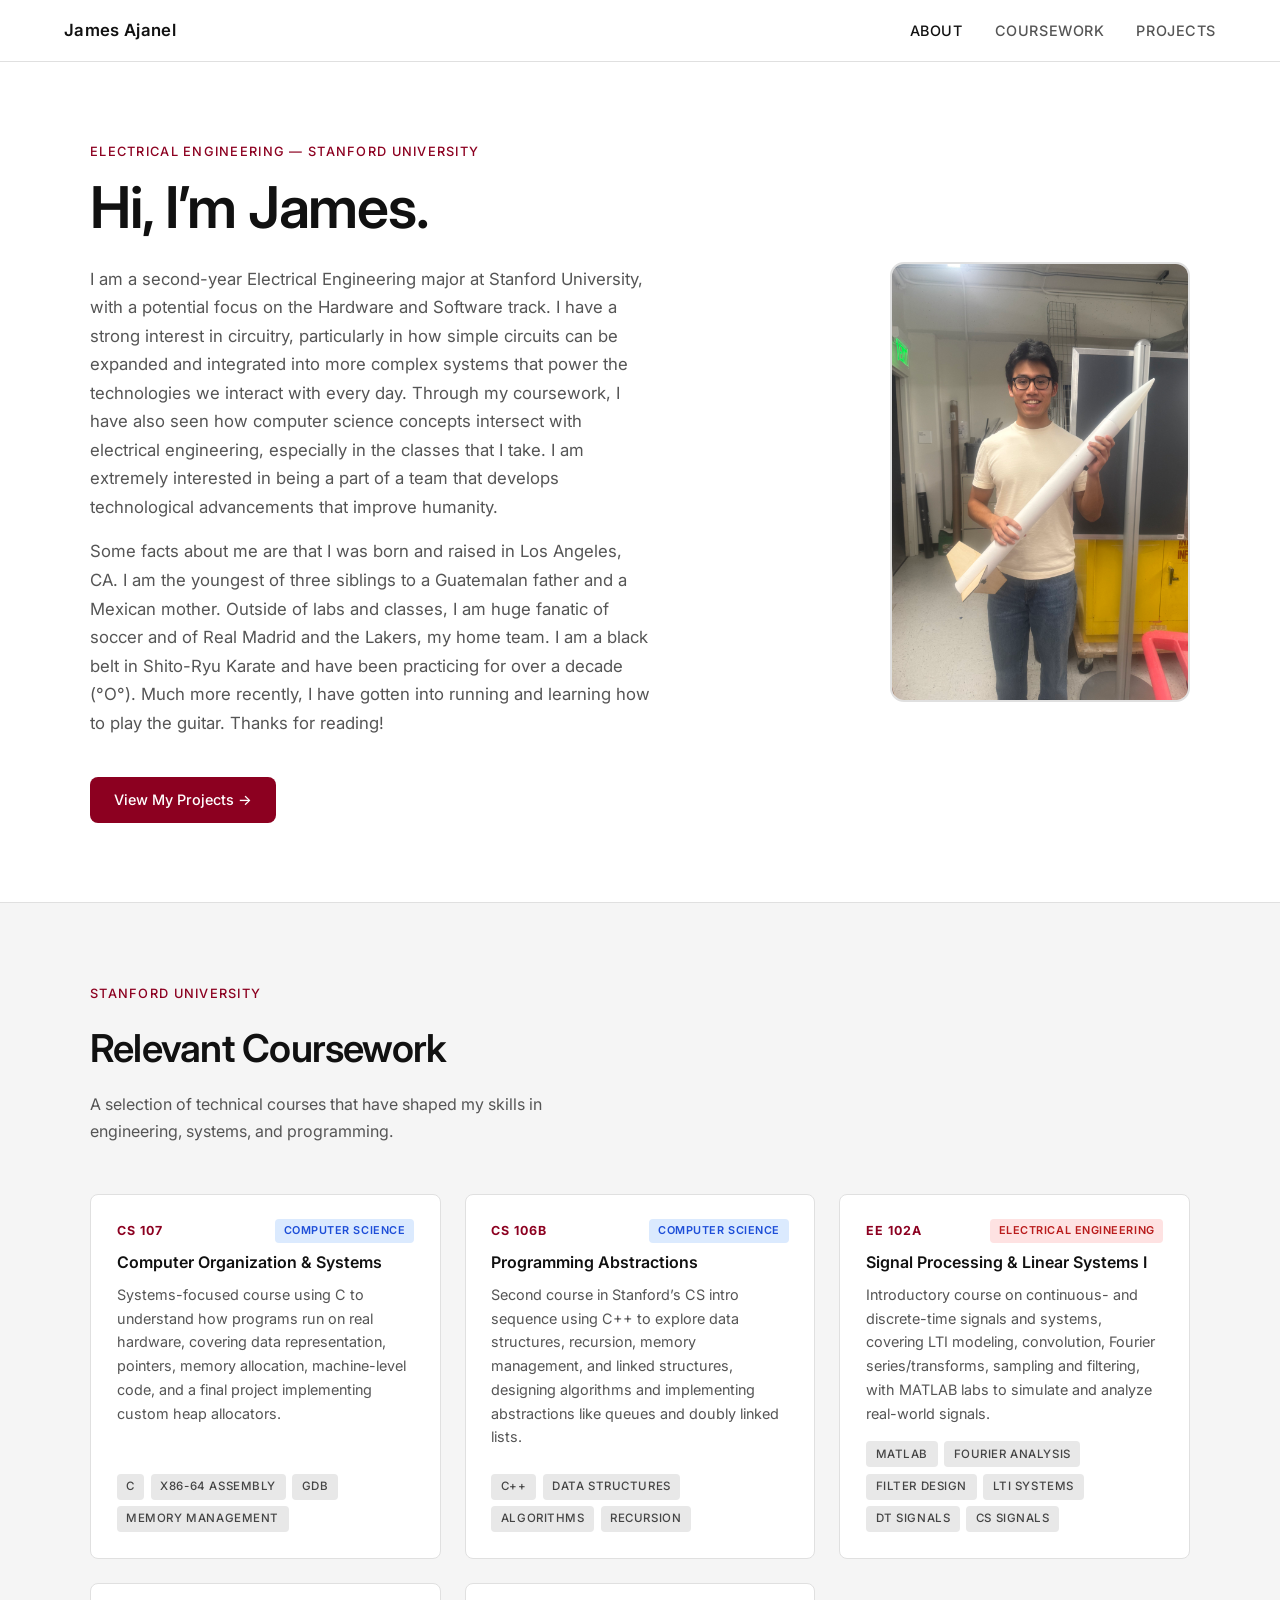
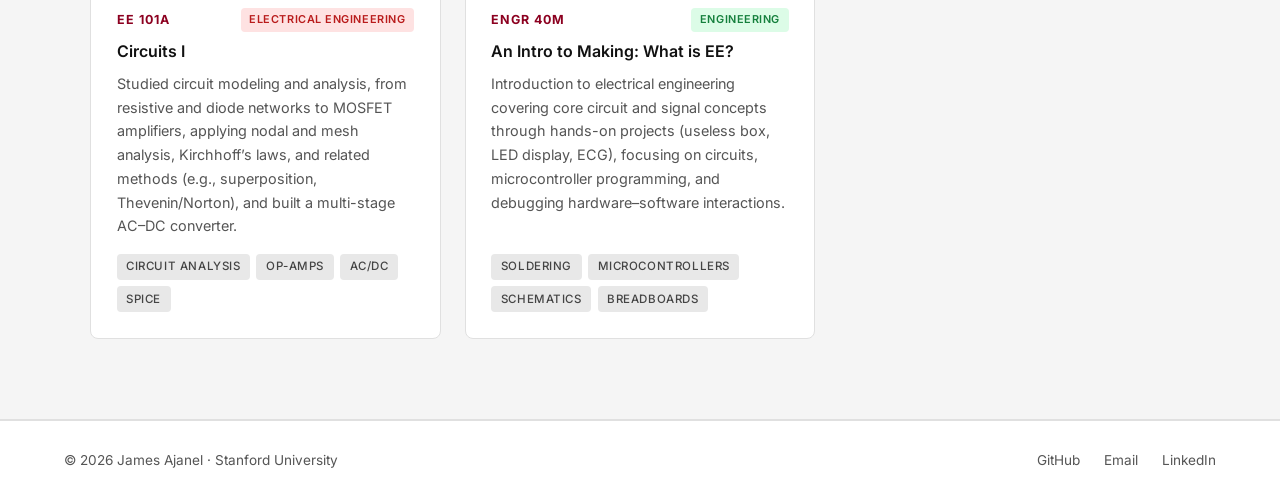
<file: index.html>
<!DOCTYPE html>
<html lang="en">
<head>
  <meta charset="UTF-8" />
  <meta name="viewport" content="width=device-width, initial-scale=1.0" />
  <title>James Ajanel | EE @ Stanford</title>
  <link rel="stylesheet" href="style.css" />
  <link rel="preconnect" href="https://fonts.googleapis.com" />
  <link href="https://fonts.googleapis.com/css2?family=Inter:wght@300;400;500;600&display=swap" rel="stylesheet" />
</head>
<body>

  <!-- ===== NAV ===== -->
  <nav class="nav">
    <a href="index.html" class="nav-logo">James Ajanel</a>
    <ul class="nav-links">
      <li><a href="index.html" class="active">About</a></li>
      <li><a href="#coursework">Coursework</a></li>
      <li><a href="projects.html">Projects</a></li>
    </ul>
  </nav>

  <!-- ===== HERO ===== -->
  <main class="hero container">

    <div class="hero-text">
      <p class="eyebrow">Electrical Engineering &mdash; Stanford University</p>
      <h1>Hi, I&rsquo;m James.</h1>
      <p class="bio">
        I am a second-year Electrical Engineering major at Stanford University, with a
        potential focus on the Hardware and Software track. I have a strong interest in 
        circuitry, particularly in how simple circuits can be expanded and integrated into 
        more complex systems that power the technologies we interact with every day. Through 
        my coursework, I have also seen how computer science concepts intersect with electrical
        engineering, especially in the classes that I take. I am extremely interested in being a
        part of a team that develops technological advancements that improve humanity. 
      </p>
      <p class="bio">
        Some facts about me are that I was born and raised in Los Angeles, CA. I am the
        youngest of three siblings to a Guatemalan father and a Mexican mother. Outside
        of labs and classes, I am huge fanatic of soccer and of Real Madrid and the Lakers,
        my home team. I am a black belt in Shito-Ryu Karate and have been practicing for over
        a decade (°O°). Much more recently, I have gotten into running and learning how to play
        the guitar. Thanks for reading!
      </p>
      <a href="projects.html" class="btn">View My Projects &rarr;</a>
    </div>

    <div class="hero-photo">
      <img src="assets/james.jpg" alt="James Ajanel" />
    </div>

  </main>

  <!-- ===== COURSEWORK ===== -->
  <section id="coursework" class="coursework-section">
    <div class="container coursework-inner">

      <div class="section-header">
        <p class="eyebrow">Stanford University</p>
        <h2>Relevant Coursework</h2>
        <p class="section-sub">A selection of technical courses that have shaped my skills in engineering, systems, and programming.</p>
      </div>

      <div class="course-grid">

        <!-- ─── CS 107 ─── -->
        <div class="course-card">
          <div class="course-top">
            <span class="course-code">CS 107</span>
            <span class="course-dept cs">Computer Science</span>
          </div>
          <h3 class="course-name">Computer Organization &amp; Systems</h3>
          <p class="course-desc">
            <!-- EDIT THIS DESCRIPTION -->
            Systems-focused course using C to understand how programs run on real hardware,
            covering data representation, pointers, memory allocation, machine-level code, and
            a final project implementing custom heap allocators.
          </p>
          <div class="course-skills">
            <span class="tag">C</span>
            <span class="tag">x86-64 Assembly</span>
            <span class="tag">GDB</span>
            <span class="tag">Memory Management</span>
          </div>
        </div>

        <!-- ─── CS 106B ─── -->
        <div class="course-card">
          <div class="course-top">
            <span class="course-code">CS 106B</span>
            <span class="course-dept cs">Computer Science</span>
          </div>
          <h3 class="course-name">Programming Abstractions</h3>
          <p class="course-desc">
            <!-- EDIT THIS DESCRIPTION -->
            Second course in Stanford’s CS intro sequence using C++ to explore data
            structures, recursion, memory management, and linked structures, designing
            algorithms and implementing abstractions like queues and doubly linked lists.

          </p>
          <div class="course-skills">
            <span class="tag">C++</span>
            <span class="tag">Data Structures</span>
            <span class="tag">Algorithms</span>
            <span class="tag">Recursion</span>
          </div>
        </div>

        <!-- ─── EE 102A ─── -->
        <div class="course-card">
          <div class="course-top">
            <span class="course-code">EE 102A</span>
            <span class="course-dept ee">Electrical Engineering</span>
          </div>
          <h3 class="course-name">Signal Processing &amp; Linear Systems I</h3>
          <p class="course-desc">
            <!-- EDIT THIS DESCRIPTION -->
            Introductory course on continuous- and discrete-time signals and systems,
            covering LTI modeling, convolution, Fourier series/transforms, sampling and
            filtering, with MATLAB labs to simulate and analyze real-world signals.
          </p>
          <div class="course-skills">
            <span class="tag">MATLAB</span>
            <span class="tag">Fourier Analysis</span>
            <span class="tag">Filter Design</span>
            <span class="tag">LTI Systems</span>
            <span class="tag">DT Signals</span>
            <span class="tag">CS Signals</span>
          </div>
        </div>

        <!-- ─── EE 101A ─── -->
        <div class="course-card">
          <div class="course-top">
            <span class="course-code">EE 101A</span>
            <span class="course-dept ee">Electrical Engineering</span>
          </div>
          <h3 class="course-name">Circuits I</h3>
          <p class="course-desc">
            <!-- EDIT THIS DESCRIPTION -->
            Studied circuit modeling and analysis, from resistive and diode networks to 
            MOSFET amplifiers, applying nodal and mesh analysis, Kirchhoff’s laws, and
            related methods (e.g., superposition, Thevenin/Norton), and built a 
            multi-stage AC–DC converter.
          </p>
          <div class="course-skills">
            <span class="tag">Circuit Analysis</span>
            <span class="tag">Op-Amps</span>
            <span class="tag">AC/DC</span>
            <span class="tag">SPICE</span>
          </div>
        </div>

        <!-- ─── ENGR 40M ─── -->
        <div class="course-card">
          <div class="course-top">
            <span class="course-code">ENGR 40M</span>
            <span class="course-dept engr">Engineering</span>
          </div>
          <h3 class="course-name">An Intro to Making: What is EE?</h3>
          <p class="course-desc">
            <!-- EDIT THIS DESCRIPTION -->
           Introduction to electrical engineering covering core circuit and signal concepts
           through hands-on projects (useless box, LED display, ECG), focusing on circuits,
           microcontroller programming, and debugging hardware–software interactions.
          </p>
          <div class="course-skills">
            <span class="tag">Soldering</span>
            <span class="tag">Microcontrollers</span>
            <span class="tag">Schematics</span>
            <span class="tag">Breadboards</span>
          </div>
        </div>

        <!-- ─── ADD MORE COURSES BELOW ─── -->

      </div>
    </div>
  </section>

  <!-- ===== FOOTER ===== -->
  <footer class="footer">
    <p>&copy; 2026 James Ajanel &middot; Stanford University</p>
    <div class="footer-links">
      <a href="https://github.com/James2035-bill" target="_blank" rel="noopener">GitHub</a>
      <a href="mailto:jamesajanel7@gmail.com">Email</a>
      <a href="https://www.linkedin.com/in/james-ajanel-748917280" target="_blank" rel="noopener">LinkedIn</a>
    </div>
  </footer>

</body>
</html>
</file>
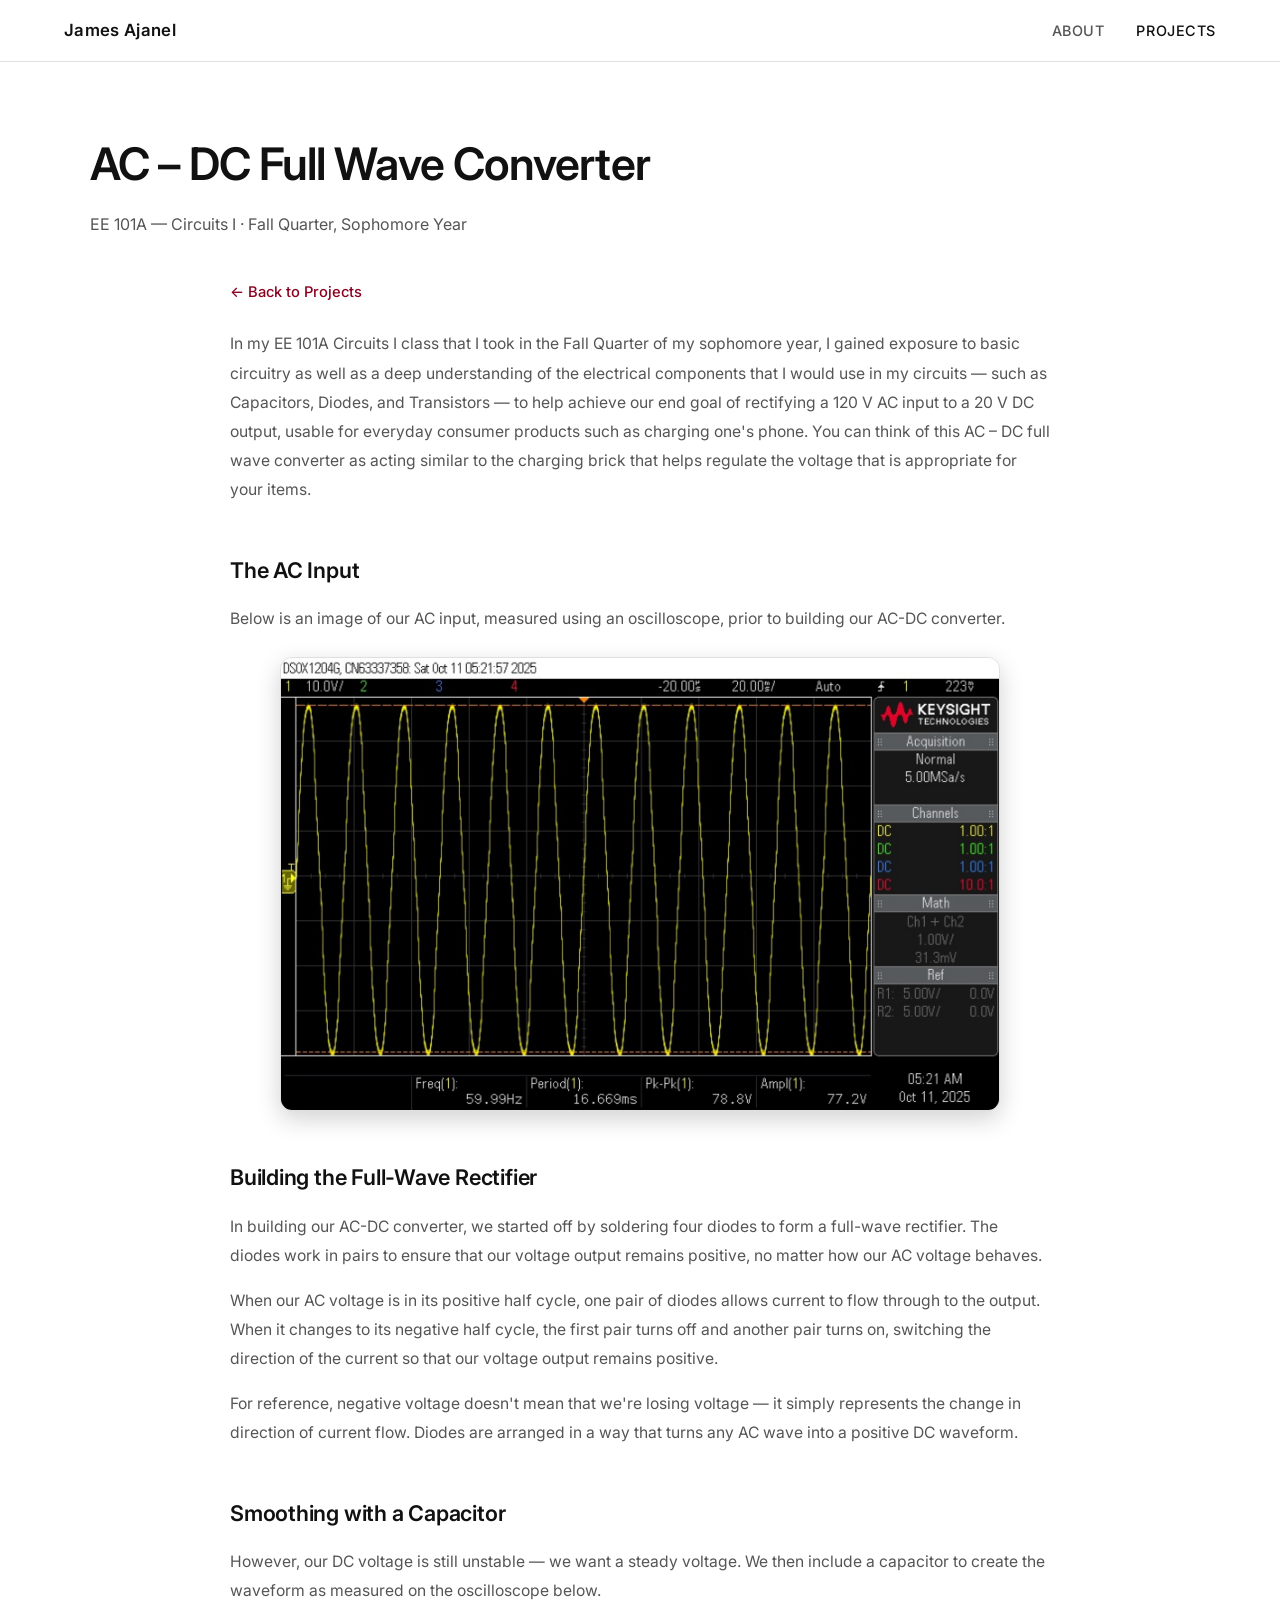
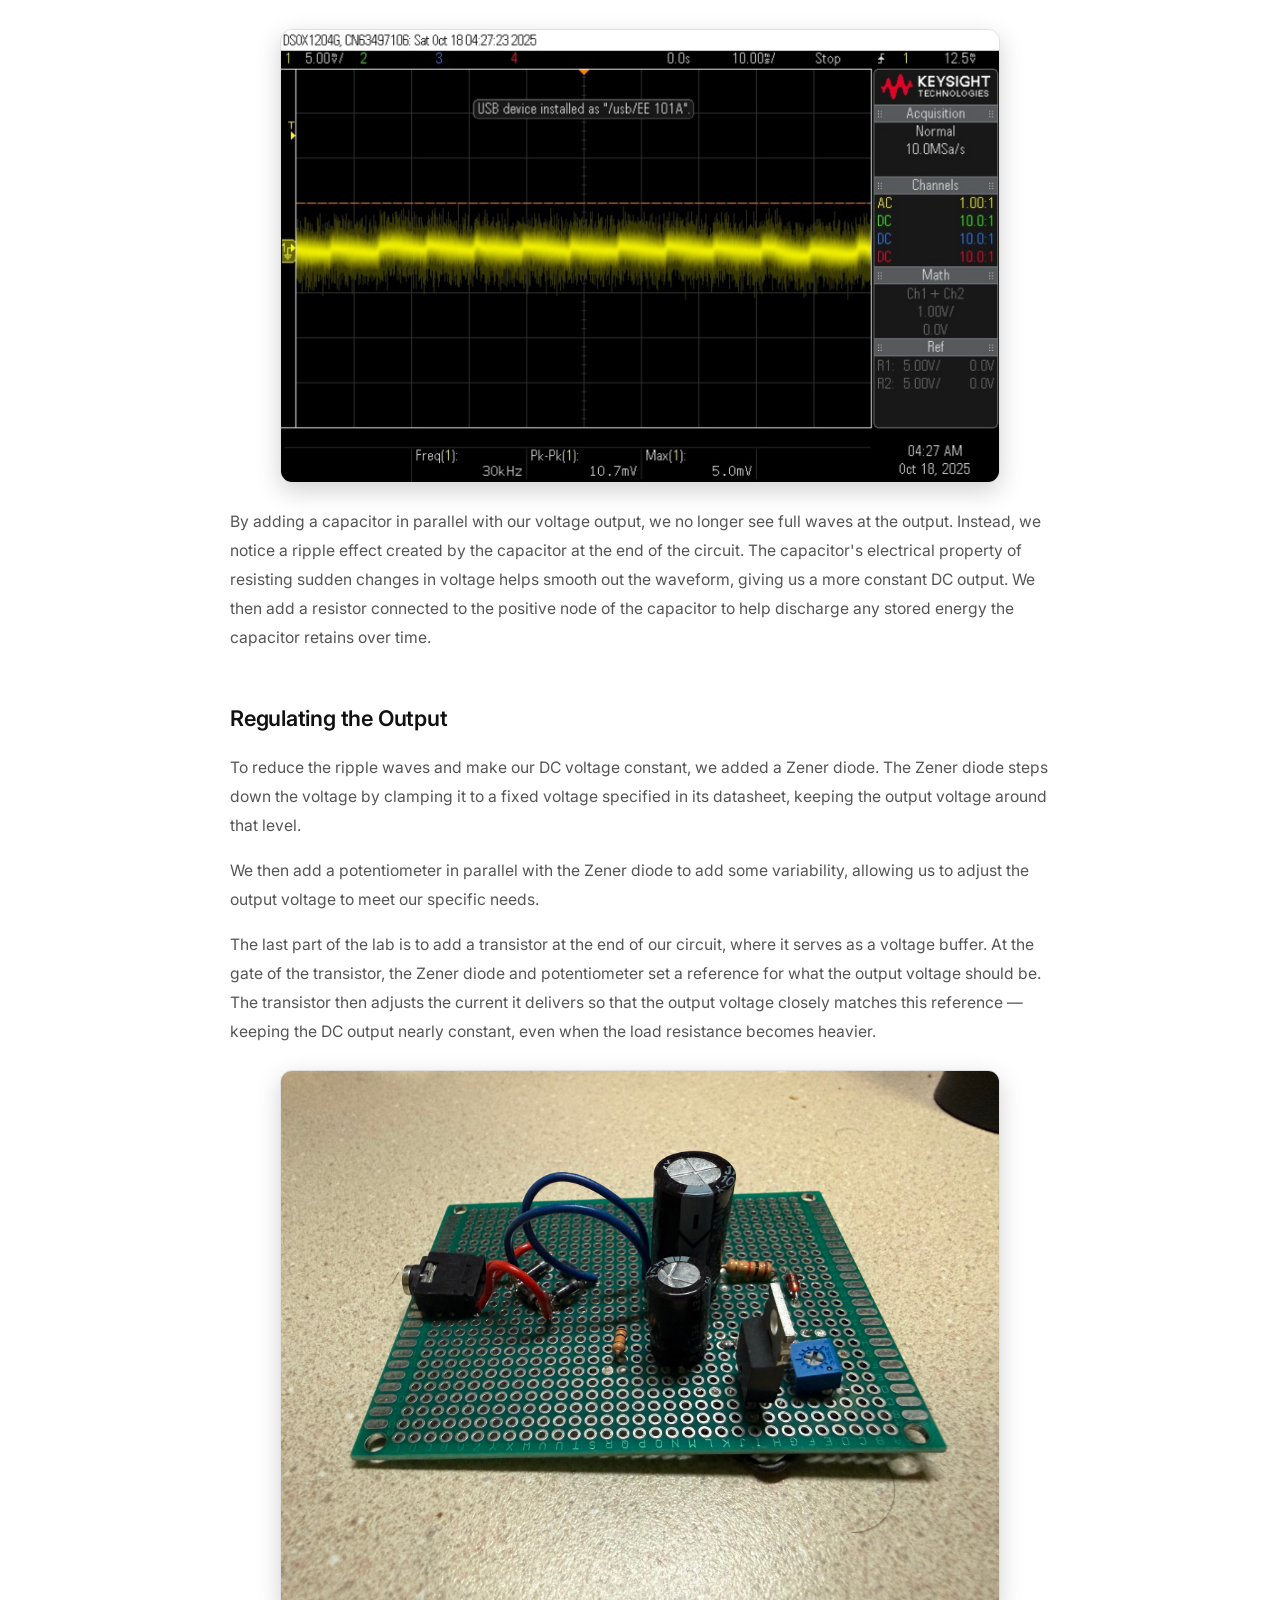
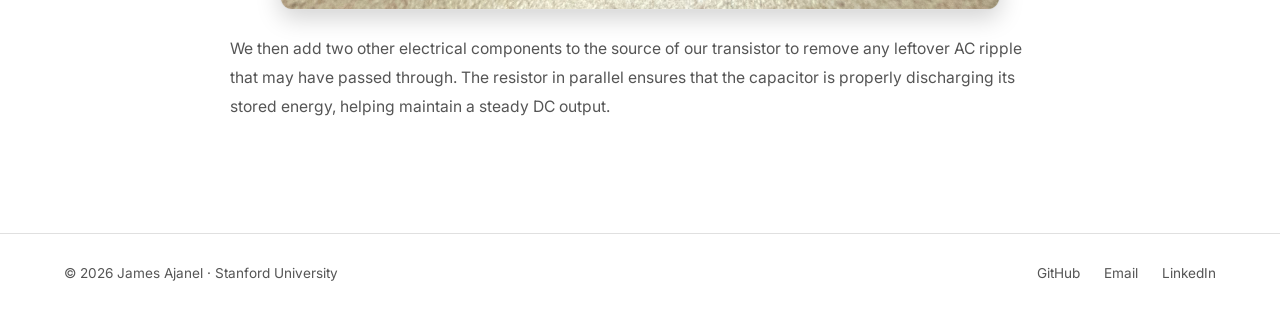
<file: acdc.html>
<!DOCTYPE html>
<html lang="en">
<head>
  <meta charset="UTF-8" />
  <meta name="viewport" content="width=device-width, initial-scale=1.0" />
  <title>AC-DC Full Wave Converter | James Ajanel</title>
  <link rel="stylesheet" href="style.css" />
  <link rel="preconnect" href="https://fonts.googleapis.com" />
  <link href="https://fonts.googleapis.com/css2?family=Inter:wght@300;400;500;600&display=swap" rel="stylesheet" />
</head>
<body>

  <!-- ===== NAV ===== -->
  <nav class="nav">
    <a href="index.html" class="nav-logo">James Ajanel</a>
    <ul class="nav-links">
      <li><a href="index.html">About</a></li>
      <li><a href="projects.html" class="active">Projects</a></li>
    </ul>
  </nav>

  <!-- ===== PAGE HEADER ===== -->
  <header class="page-header container">
    <h1>AC &ndash; DC Full Wave Converter</h1>
    <p class="page-sub">EE 101A &mdash; Circuits I &middot; Fall Quarter, Sophomore Year</p>
  </header>

  <!-- ===== PROJECT CONTENT ===== -->
  <main class="container project-page">

    <a href="projects.html" class="project-back">&larr; Back to Projects</a>

    <!-- Intro -->
    <section class="project-section">
      <p>
        In my EE 101A Circuits I class that I took in the Fall Quarter of my sophomore year,
        I gained exposure to basic circuitry as well as a deep understanding of the electrical
        components that I would use in my circuits &mdash; such as Capacitors, Diodes, and Transistors
        &mdash; to help achieve our end goal of rectifying a 120 V AC input to a 20 V DC output,
        usable for everyday consumer products such as charging one's phone. You can think of this
        AC &ndash; DC full wave converter as acting similar to the charging brick that helps regulate
        the voltage that is appropriate for your items.
      </p>
    </section>

    <!-- Section 1: AC Input -->
    <section class="project-section">
      <h2>The AC Input</h2>
      <p>
        Below is an image of our AC input, measured using an oscilloscope, prior to building
        our AC-DC converter.
      </p>
      <img src="assets/input_wave.png" alt="Oscilloscope reading of AC input waveform" class="project-img" />
    </section>

    <!-- Section 2: Full-Wave Rectifier -->
    <section class="project-section">
      <h2>Building the Full-Wave Rectifier</h2>
      <p>
        In building our AC-DC converter, we started off by soldering four diodes to form a
        full-wave rectifier. The diodes work in pairs to ensure that our voltage output remains
        positive, no matter how our AC voltage behaves.
      </p>
      <p>
        When our AC voltage is in its positive half cycle, one pair of diodes allows current to
        flow through to the output. When it changes to its negative half cycle, the first pair
        turns off and another pair turns on, switching the direction of the current so that our
        voltage output remains positive.
      </p>
      <p>
        For reference, negative voltage doesn't mean that we're losing voltage &mdash; it simply
        represents the change in direction of current flow. Diodes are arranged in a way that
        turns any AC wave into a positive DC waveform.
      </p>
    </section>

    <!-- Section 3: Capacitor -->
    <section class="project-section">
      <h2>Smoothing with a Capacitor</h2>
      <p>
        However, our DC voltage is still unstable &mdash; we want a steady voltage. We then include
        a capacitor to create the waveform as measured on the oscilloscope below.
      </p>
      <img src="assets/ripple_wave.png" alt="Oscilloscope showing ripple effect after adding capacitor" class="project-img" />
      <p>
        By adding a capacitor in parallel with our voltage output, we no longer see full waves at
        the output. Instead, we notice a ripple effect created by the capacitor at the end of the
        circuit. The capacitor's electrical property of resisting sudden changes in voltage helps
        smooth out the waveform, giving us a more constant DC output. We then add a resistor
        connected to the positive node of the capacitor to help discharge any stored energy the
        capacitor retains over time.
      </p>
    </section>

    <!-- Section 4: Zener, Potentiometer & Transistor -->
    <section class="project-section">
      <h2>Regulating the Output</h2>
      <p>
        To reduce the ripple waves and make our DC voltage constant, we added a Zener diode.
        The Zener diode steps down the voltage by clamping it to a fixed voltage specified in
        its datasheet, keeping the output voltage around that level.
      </p>
      <p>
        We then add a potentiometer in parallel with the Zener diode to add some variability,
        allowing us to adjust the output voltage to meet our specific needs.
      </p>
      <p>
        The last part of the lab is to add a transistor at the end of our circuit, where it
        serves as a voltage buffer. At the gate of the transistor, the Zener diode and
        potentiometer set a reference for what the output voltage should be. The transistor
        then adjusts the current it delivers so that the output voltage closely matches this
        reference &mdash; keeping the DC output nearly constant, even when the load resistance
        becomes heavier.
      </p>
      <img src="assets/ac-dc.jpg" alt="Final circuit with Zener diode, potentiometer, and transistor" class="project-img" />
      <p>
        We then add two other electrical components to the source of our transistor to remove
        any leftover AC ripple that may have passed through. The resistor in parallel ensures
        that the capacitor is properly discharging its stored energy, helping maintain a
        steady DC output.
      </p>
    </section>

  </main>

  <!-- ===== FOOTER ===== -->
  <footer class="footer">
    <p>&copy; 2026 James Ajanel &middot; Stanford University</p>
    <div class="footer-links">
      <a href="https://github.com/James2035-bill" target="_blank" rel="noopener">GitHub</a>
      <a href="mailto:jamesajanel7@gmail.com">Email</a>
      <a href="https://www.linkedin.com/in/james-ajanel-748917280" target="_blank" rel="noopener">LinkedIn</a>
    </div>
  </footer>

</body>
</html>
</file>
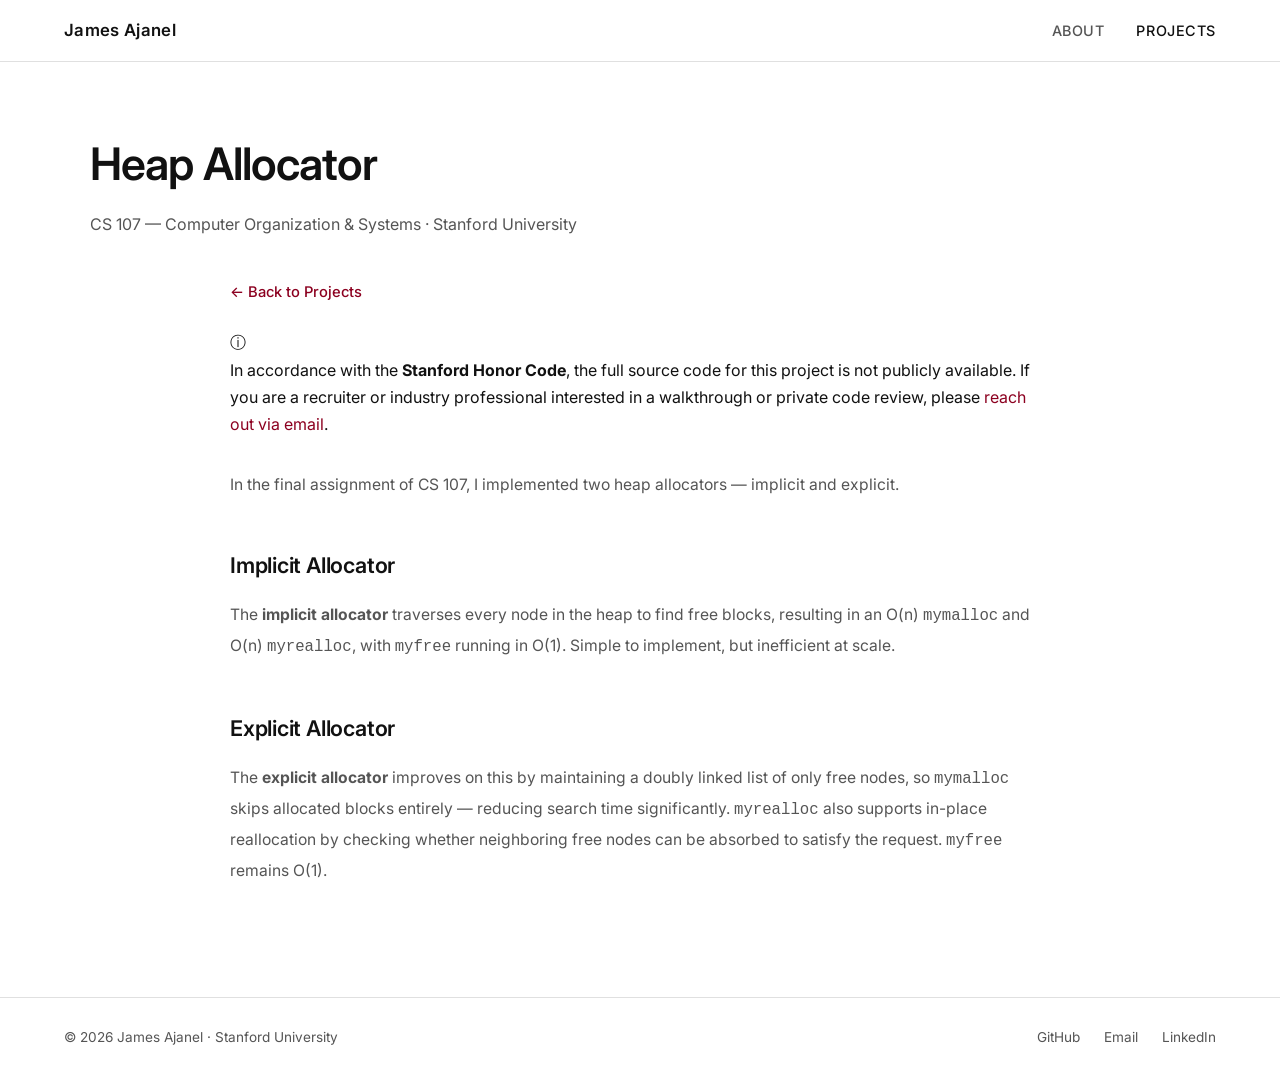
<file: heap.html>
<!DOCTYPE html>
<html lang="en">
<head>
  <meta charset="UTF-8" />
  <meta name="viewport" content="width=device-width, initial-scale=1.0" />
  <title>Heap Allocator | James Ajanel</title>
  <link rel="stylesheet" href="style.css" />
  <link rel="preconnect" href="https://fonts.googleapis.com" />
  <link href="https://fonts.googleapis.com/css2?family=Inter:wght@300;400;500;600&display=swap" rel="stylesheet" />
</head>
<body>

  <!-- ===== NAV ===== -->
  <nav class="nav">
    <a href="index.html" class="nav-logo">James Ajanel</a>
    <ul class="nav-links">
      <li><a href="index.html">About</a></li>
      <li><a href="projects.html" class="active">Projects</a></li>
    </ul>
  </nav>

  <!-- ===== PAGE HEADER ===== -->
  <header class="page-header container">
    <h1>Heap Allocator</h1>
    <p class="page-sub">CS 107 &mdash; Computer Organization &amp; Systems &middot; Stanford University</p>
  </header>

  <!-- ===== PROJECT CONTENT ===== -->
  <main class="container project-page">

    <a href="projects.html" class="project-back">&larr; Back to Projects</a>

    <!-- Honor Code Notice -->
    <div class="honor-notice">
      <span class="honor-icon">&#9432;</span>
      <p>
        In accordance with the <strong>Stanford Honor Code</strong>, the full source code for
        this project is not publicly available. If you are a recruiter or industry professional
        interested in a walkthrough or private code review, please
        <a href="mailto:jamesajanel7@gmail.com">reach out via email</a>.
      </p>
    </div>

    <!-- Intro -->
    <section class="project-section" style="margin-top: 2rem;">
      <p>
        In the final assignment of CS 107, I implemented two heap allocators &mdash;
        implicit and explicit.
      </p>
    </section>

    <!-- Section 1: Implicit Allocator -->
    <section class="project-section">
      <h2>Implicit Allocator</h2>
      <p>
        The <strong>implicit allocator</strong> traverses every node in the heap to find
        free blocks, resulting in an O(n) <code>mymalloc</code> and O(n) <code>myrealloc</code>,
        with <code>myfree</code> running in O(1). Simple to implement, but inefficient at scale.
      </p>
    </section>

    <!-- Section 2: Explicit Allocator -->
    <section class="project-section">
      <h2>Explicit Allocator</h2>
      <p>
        The <strong>explicit allocator</strong> improves on this by maintaining a doubly linked
        list of only free nodes, so <code>mymalloc</code> skips allocated blocks entirely &mdash;
        reducing search time significantly. <code>myrealloc</code> also supports in-place
        reallocation by checking whether neighboring free nodes can be absorbed to satisfy
        the request. <code>myfree</code> remains O(1).
      </p>
    </section>

  </main>

  <!-- ===== FOOTER ===== -->
  <footer class="footer">
    <p>&copy; 2026 James Ajanel &middot; Stanford University</p>
    <div class="footer-links">
      <a href="https://github.com/James2035-bill" target="_blank" rel="noopener">GitHub</a>
      <a href="mailto:jamesajanel7@gmail.com">Email</a>
      <a href="https://www.linkedin.com/in/james-ajanel-748917280" target="_blank" rel="noopener">LinkedIn</a>
    </div>
  </footer>

</body>
</html>
</file>
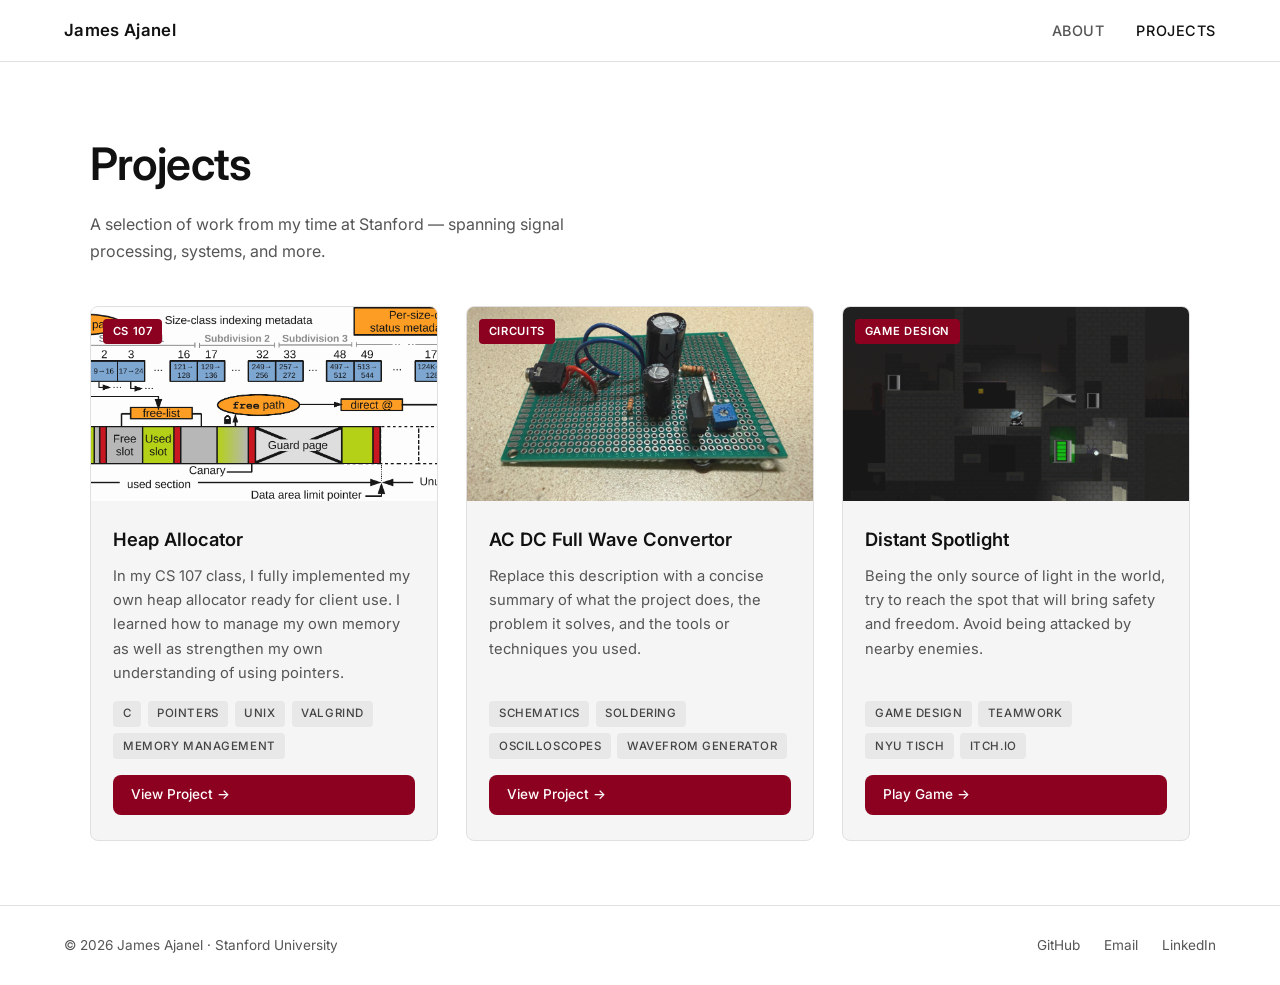
<file: projects.html>
<!DOCTYPE html>
<html lang="en">
<head>
  <meta charset="UTF-8" />
  <meta name="viewport" content="width=device-width, initial-scale=1.0" />
  <title>Projects | James Ajanel</title>
  <link rel="stylesheet" href="style.css" />
  <link rel="preconnect" href="https://fonts.googleapis.com" />
  <link href="https://fonts.googleapis.com/css2?family=Inter:wght@300;400;500;600&display=swap" rel="stylesheet" />
</head>
<body>

  <!-- ===== NAV ===== -->
  <nav class="nav">
    <a href="index.html" class="nav-logo">James Ajanel</a>
    <ul class="nav-links">
      <li><a href="index.html">About</a></li>
      <li><a href="projects.html" class="active">Projects</a></li>
    </ul>
  </nav>

  <!-- ===== PAGE HEADER ===== -->
  <header class="page-header container">
    <h1>Projects</h1>
    <p class="page-sub">A selection of work from my time at Stanford &mdash; spanning signal processing, systems, and more.</p>
  </header>

  <!-- ===== PROJECT GRID ===== -->
  <main class="container projects-grid">

    <!-- ── PROJECT CARD TEMPLATE ──
         Duplicate this block for each new project.
         Replace the placeholder values with your real content.
    ──────────────────────────────── -->

    <article class="card">
      <div class="card-img-wrap">
        <!-- Replace src with your actual image path, e.g. assets/dsp-filter.png -->
        <img src="assets/overview.png" alt="Project image" class="card-img" />
        <span class="card-tag">CS 107</span>
      </div>
      <div class="card-body">
        <h2 class="card-title">Heap Allocator</h2>
        <p class="card-desc">
          In my CS 107 class, I fully implemented my own heap allocator 
          ready for client use. I learned how to manage my own memory as 
          well as strengthen my own understanding of using pointers. 
        </p>
        <div class="card-meta">
          <span class="tag">C</span>
          <span class="tag">Pointers</span>
          <span class="tag">Unix</span>
          <span class="tag">Valgrind</span>
          <span class="tag">Memory Management</span>
        </div>
        <a href="heap.html" class="btn btn-sm">View Project &rarr;</a>
      </div>
    </article>

    <!-- ── ADD MORE PROJECT CARDS BELOW ── -->

    <article class="card">
      <div class="card-img-wrap">
        <img src="assets/ac-dc.jpg" alt="Project image" class="card-img" />
        <span class="card-tag">Circuits</span>
      </div>
      <div class="card-body">
        <h2 class="card-title">AC DC Full Wave Convertor</h2>
        <p class="card-desc">
          Replace this description with a concise summary of what the project does,
          the problem it solves, and the tools or techniques you used.
        </p>
        <div class="card-meta">
          <span class="tag">Schematics</span>
          <span class="tag">Soldering</span>
          <span class="tag">Oscilloscopes</span>
          <span class="tag">Wavefrom Generator</span>
        </div>
        <a href="acdc.html" class="btn btn-sm">View Project &rarr;</a>
      </div>
    </article>

    <!-- DISTANT SPOTLIGHT VIDEO GAME -->
     <article class="card">
      <div class="card-img-wrap">
        <img src="assets/distant_spotlight.png" alt="Distant Spotlight game" class="card-img" />
      <span class="card-tag">Game Design</span>
    </div>
    <div class="card-body">
      <h2 class="card-title">Distant Spotlight</h2>
      <p class="card-desc">
      Being the only source of light in the world, try to reach the spot that will
      bring safety and freedom. Avoid being attacked by nearby enemies.
      </p>
      <div class="card-meta">
        <span class="tag">Game Design</span>
        <span class="tag">Teamwork</span>
        <span class="tag">NYU Tisch</span>
        <span class="tag">itch.io</span>
      </div>
    <a href="https://nyugc.itch.io/distant-spotlight" target="_blank" rel="noopener" class="btn btn-sm">Play Game &rarr;</a>
  </div>
</article>


  </main>

  <!-- ===== FOOTER ===== -->
  <footer class="footer">
    <p>&copy; 2026 James Ajanel &middot; Stanford University</p>
    <div class="footer-links">
      <a href="https://github.com/James2035-bill" target="_blank" rel="noopener">GitHub</a>
      <a href="mailto:jamesajanel7@gmail.com">Email</a>
      <a href="https://www.linkedin.com/in/james-ajanel-748917280" target="_blank" rel="noopener">LinkedIn</a>
    </div>
  </footer>

</body>
</html>
</file>
<file: style.css>
/* ============================================================
   GLOBAL RESET & TOKENS
   ============================================================ */
*, *::before, *::after { box-sizing: border-box; margin: 0; padding: 0; }

/* ── DARK MODE (default) ── */
:root {
  --bg:        #0f0f0f;
  --surface:   #1a1a1a;
  --surface2:  #222222;
  --border:    #2a2a2a;
  --text:      #e8e8e8;
  --muted:     #888888;
  --accent:    #c8102e;   /* Stanford cardinal red */
  --accent-hl: #e8263e;
  --nav-bg:    rgba(15,15,15,0.88);
  --tag-bg:    #2a2a2a;
  --tag-text:  #888888;
  --cs-bg:     #1a2a3a;  --cs-text:   #60a5fa;
  --ee-bg:     #2a1a1a;  --ee-text:   #f87171;
  --engr-bg:   #1a2a1a;  --engr-text: #4ade80;
  --radius:    8px;
  --max-w:     1100px;
  --font:      'Inter', system-ui, sans-serif;
}

/* ── LIGHT MODE — activates when OS is set to light ── */
@media (prefers-color-scheme: light) {
  :root {
    --bg:        #ffffff;
    --surface:   #f5f5f5;
    --surface2:  #ebebeb;
    --border:    #e0e0e0;
    --text:      #111111;
    --muted:     #555555;
    --accent:    #8c0020;   /* deeper cardinal for light bg readability */
    --accent-hl: #c8102e;
    --nav-bg:    rgba(255,255,255,0.88);
    --tag-bg:    #e8e8e8;
    --tag-text:  #444444;
    --cs-bg:     #dbeafe;  --cs-text:   #1d4ed8;
    --ee-bg:     #fee2e2;  --ee-text:   #b91c1c;
    --engr-bg:   #dcfce7;  --engr-text: #15803d;
  }
}

html { scroll-behavior: smooth; }

body {
  background: var(--bg);
  color: var(--text);
  font-family: var(--font);
  font-size: 16px;
  line-height: 1.7;
  -webkit-font-smoothing: antialiased;
  transition: background 0.25s, color 0.25s;
}

a { color: var(--accent); text-decoration: none; }
a:hover { color: var(--accent-hl); }

.container {
  width: min(var(--max-w), 94%);
  margin-inline: auto;
  padding-block: 4rem;
}

/* ============================================================
   NAV
   ============================================================ */
.nav {
  position: sticky;
  top: 0;
  z-index: 100;
  display: flex;
  align-items: center;
  justify-content: space-between;
  padding: 1rem 5%;
  background: var(--nav-bg);
  backdrop-filter: blur(10px);
  border-bottom: 1px solid var(--border);
}

.nav-logo {
  font-weight: 600;
  font-size: 1.05rem;
  letter-spacing: 0.02em;
  color: var(--text);
}

.nav-links {
  list-style: none;
  display: flex;
  gap: 2rem;
}

.nav-links a {
  color: var(--muted);
  font-size: 0.9rem;
  font-weight: 500;
  letter-spacing: 0.04em;
  text-transform: uppercase;
  transition: color 0.2s;
}

.nav-links a:hover,
.nav-links a.active {
  color: var(--text);
}

/* ============================================================
   HERO (index.html)
   ============================================================ */
.hero {
  display: grid;
  grid-template-columns: 1fr auto;
  gap: 4rem;
  align-items: center;
  min-height: calc(100vh - 60px);
}

.eyebrow {
  font-size: 0.8rem;
  font-weight: 500;
  letter-spacing: 0.1em;
  text-transform: uppercase;
  color: var(--accent);
  margin-bottom: 0.75rem;
}

.hero-text h1 {
  font-size: clamp(2.4rem, 5vw, 3.6rem);
  font-weight: 600;
  line-height: 1.15;
  margin-bottom: 1.5rem;
  letter-spacing: -0.02em;
}

.bio {
  color: var(--muted);
  max-width: 560px;
  margin-bottom: 1rem;
  font-size: 1.05rem;
}

/* ── Shared button ── */
.btn {
  display: inline-block;
  margin-top: 1.5rem;
  padding: 0.65rem 1.5rem;
  background: var(--accent);
  color: #fff;
  font-weight: 500;
  font-size: 0.9rem;
  border-radius: var(--radius);
  transition: background 0.2s, transform 0.15s;
}
.btn:hover { background: var(--accent-hl); transform: translateY(-1px); color: #fff; }

.btn-sm {
  padding: 0.5rem 1.1rem;
  font-size: 0.85rem;
  margin-top: 1rem;
}

/* ── Hero photo — vertical rectangle ── */
.hero-photo {
  width: 300px;
  height: 440px;
  border-radius: 14px;
  border: 2px solid var(--border);
  overflow: hidden;
  flex-shrink: 0;
}

.hero-photo img {
  width: 100%;
  height: 100%;
  object-fit: cover;
  object-position: center top;
}

.photo-placeholder {
  width: 100%;
  height: 100%;
  display: flex;
  align-items: center;
  justify-content: center;
  background: var(--surface);
  color: var(--muted);
  font-size: 0.85rem;
  text-align: center;
  padding: 1rem;
}

/* ============================================================
   COURSEWORK SECTION
   ============================================================ */
.coursework-section {
  background: var(--surface);
  border-top: 1px solid var(--border);
  border-bottom: 1px solid var(--border);
}

.coursework-inner {
  padding-block: 5rem;
}

.section-header {
  margin-bottom: 3rem;
}

.section-header h2 {
  font-size: clamp(1.8rem, 4vw, 2.4rem);
  font-weight: 600;
  letter-spacing: -0.02em;
  margin-bottom: 0.6rem;
  margin-top: 0.4rem;
}

.section-sub {
  color: var(--muted);
  max-width: 520px;
  font-size: 1rem;
}

/* ── Course grid ── */
.course-grid {
  display: grid;
  grid-template-columns: repeat(auto-fill, minmax(300px, 1fr));
  gap: 1.5rem;
}

.course-card {
  background: var(--bg);
  border: 1px solid var(--border);
  border-radius: var(--radius);
  padding: 1.5rem 1.6rem 1.6rem;
  display: flex;
  flex-direction: column;
  gap: 0.6rem;
  transition: border-color 0.2s, transform 0.2s;
}

.course-card:hover {
  border-color: var(--accent);
  transform: translateY(-2px);
}

.course-top {
  display: flex;
  align-items: center;
  justify-content: space-between;
  gap: 0.5rem;
  flex-wrap: wrap;
}

.course-code {
  font-size: 0.78rem;
  font-weight: 700;
  letter-spacing: 0.08em;
  text-transform: uppercase;
  color: var(--accent);
}

/* Department badge colours */
.course-dept {
  font-size: 0.68rem;
  font-weight: 600;
  letter-spacing: 0.05em;
  text-transform: uppercase;
  padding: 0.18rem 0.55rem;
  border-radius: 4px;
}

.course-dept.cs   { background: var(--cs-bg);   color: var(--cs-text); }
.course-dept.ee   { background: var(--ee-bg);   color: var(--ee-text); }
.course-dept.engr { background: var(--engr-bg); color: var(--engr-text); }

.course-name {
  font-size: 1rem;
  font-weight: 600;
  color: var(--text);
  line-height: 1.3;
}

.course-desc {
  color: var(--muted);
  font-size: 0.9rem;
  line-height: 1.65;
  flex: 1;
}

.course-skills {
  display: flex;
  flex-wrap: wrap;
  gap: 0.4rem;
  margin-top: 0.4rem;
}

/* ============================================================
   PAGE HEADER (projects.html)
   ============================================================ */
.page-header {
  padding-bottom: 0;
}

.page-header h1 {
  font-size: clamp(1.8rem, 4vw, 2.8rem);
  font-weight: 600;
  letter-spacing: -0.02em;
  margin-bottom: 0.6rem;
}

.page-sub {
  color: var(--muted);
  max-width: 560px;
  font-size: 1rem;
}

/* ============================================================
   PROJECT GRID
   ============================================================ */
.projects-grid {
  display: grid;
  grid-template-columns: repeat(auto-fill, minmax(320px, 1fr));
  gap: 1.75rem;
  padding-top: 2.5rem;
}

/* ── Card ── */
.card {
  background: var(--surface);
  border: 1px solid var(--border);
  border-radius: var(--radius);
  overflow: hidden;
  display: flex;
  flex-direction: column;
  transition: border-color 0.2s, transform 0.2s;
}

.card:hover {
  border-color: var(--accent);
  transform: translateY(-3px);
}

.card-img-wrap {
  position: relative;
  width: 100%;
  aspect-ratio: 16/9;
  background: var(--surface2);
  overflow: hidden;
}

.card-img {
  width: 100%;
  height: 100%;
  object-fit: cover;
  display: block;
  opacity: 0.9;
  transition: opacity 0.2s;
}

.card:hover .card-img { opacity: 1; }

.card-tag {
  position: absolute;
  top: 0.75rem;
  left: 0.75rem;
  background: var(--accent);
  color: #fff;
  font-size: 0.7rem;
  font-weight: 600;
  letter-spacing: 0.06em;
  text-transform: uppercase;
  padding: 0.2rem 0.6rem;
  border-radius: 4px;
}

.card-body {
  padding: 1.4rem 1.4rem 1.6rem;
  display: flex;
  flex-direction: column;
  flex: 1;
}

.card-title {
  font-size: 1.15rem;
  font-weight: 600;
  margin-bottom: 0.55rem;
  color: var(--text);
}

.card-desc {
  color: var(--muted);
  font-size: 0.92rem;
  line-height: 1.65;
  flex: 1;
}

.card-meta {
  display: flex;
  flex-wrap: wrap;
  gap: 0.4rem;
  margin-top: 1rem;
}

.tag {
  font-size: 0.72rem;
  font-weight: 500;
  letter-spacing: 0.05em;
  padding: 0.2rem 0.6rem;
  border-radius: 4px;
  background: var(--tag-bg);
  color: var(--tag-text);
  text-transform: uppercase;
}

/* ============================================================
   FOOTER
   ============================================================ */
.footer {
  display: flex;
  align-items: center;
  justify-content: space-between;
  flex-wrap: wrap;
  gap: 0.75rem;
  padding: 1.75rem 5%;
  border-top: 1px solid var(--border);
  color: var(--muted);
  font-size: 0.85rem;
}

.footer-links {
  display: flex;
  gap: 1.5rem;
}

.footer-links a {
  color: var(--muted);
  transition: color 0.2s;
}

.footer-links a:hover { color: var(--text); }

/* ============================================================
   RESPONSIVE
   ============================================================ */
@media (max-width: 700px) {
  .hero {
    grid-template-columns: 1fr;
    text-align: center;
    min-height: auto;
    padding-top: 3rem;
    gap: 2rem;
  }
  .hero-photo {
    width: 180px;
    height: 260px;
    margin-inline: auto;
  }
  .bio { max-width: 100%; }
  .footer { flex-direction: column; text-align: center; }
  .course-grid { grid-template-columns: 1fr; }
}

/* ============================================================
   PROJECT DETAIL PAGE
   ============================================================ */
.project-page {
  max-width: 820px;
  margin: 0 auto;
  padding-top: 2.5rem;
}

.project-section {
  margin-bottom: 3rem;
}

.project-section h2 {
  font-size: 1.35rem;
  font-weight: 600;
  margin-bottom: 1rem;
  color: var(--text);
  letter-spacing: -0.01em;
}

.project-section p {
  color: var(--muted);
  font-size: 0.98rem;
  line-height: 1.85;
  margin-bottom: 1rem;
}

.project-img {
  width: 100%;
  max-width: 720px;
  display: block;
  margin: 1.5rem auto;
  border-radius: 12px;
  border: 1px solid var(--border);
  background: var(--surface);
  box-shadow: 0 8px 24px rgba(0, 0, 0, 0.18);
}

.project-back {
  display: inline-block;
  margin-bottom: 1.5rem;
  color: var(--accent);
  font-size: 0.92rem;
  font-weight: 500;
}

@media (max-width: 700px) {
  .project-page { padding-top: 1.5rem; }
  .project-section h2 { font-size: 1.15rem; }
  .project-section p { font-size: 0.95rem; line-height: 1.75; }
  .project-img { margin: 1.2rem auto; border-radius: 10px; }
}
</file>
